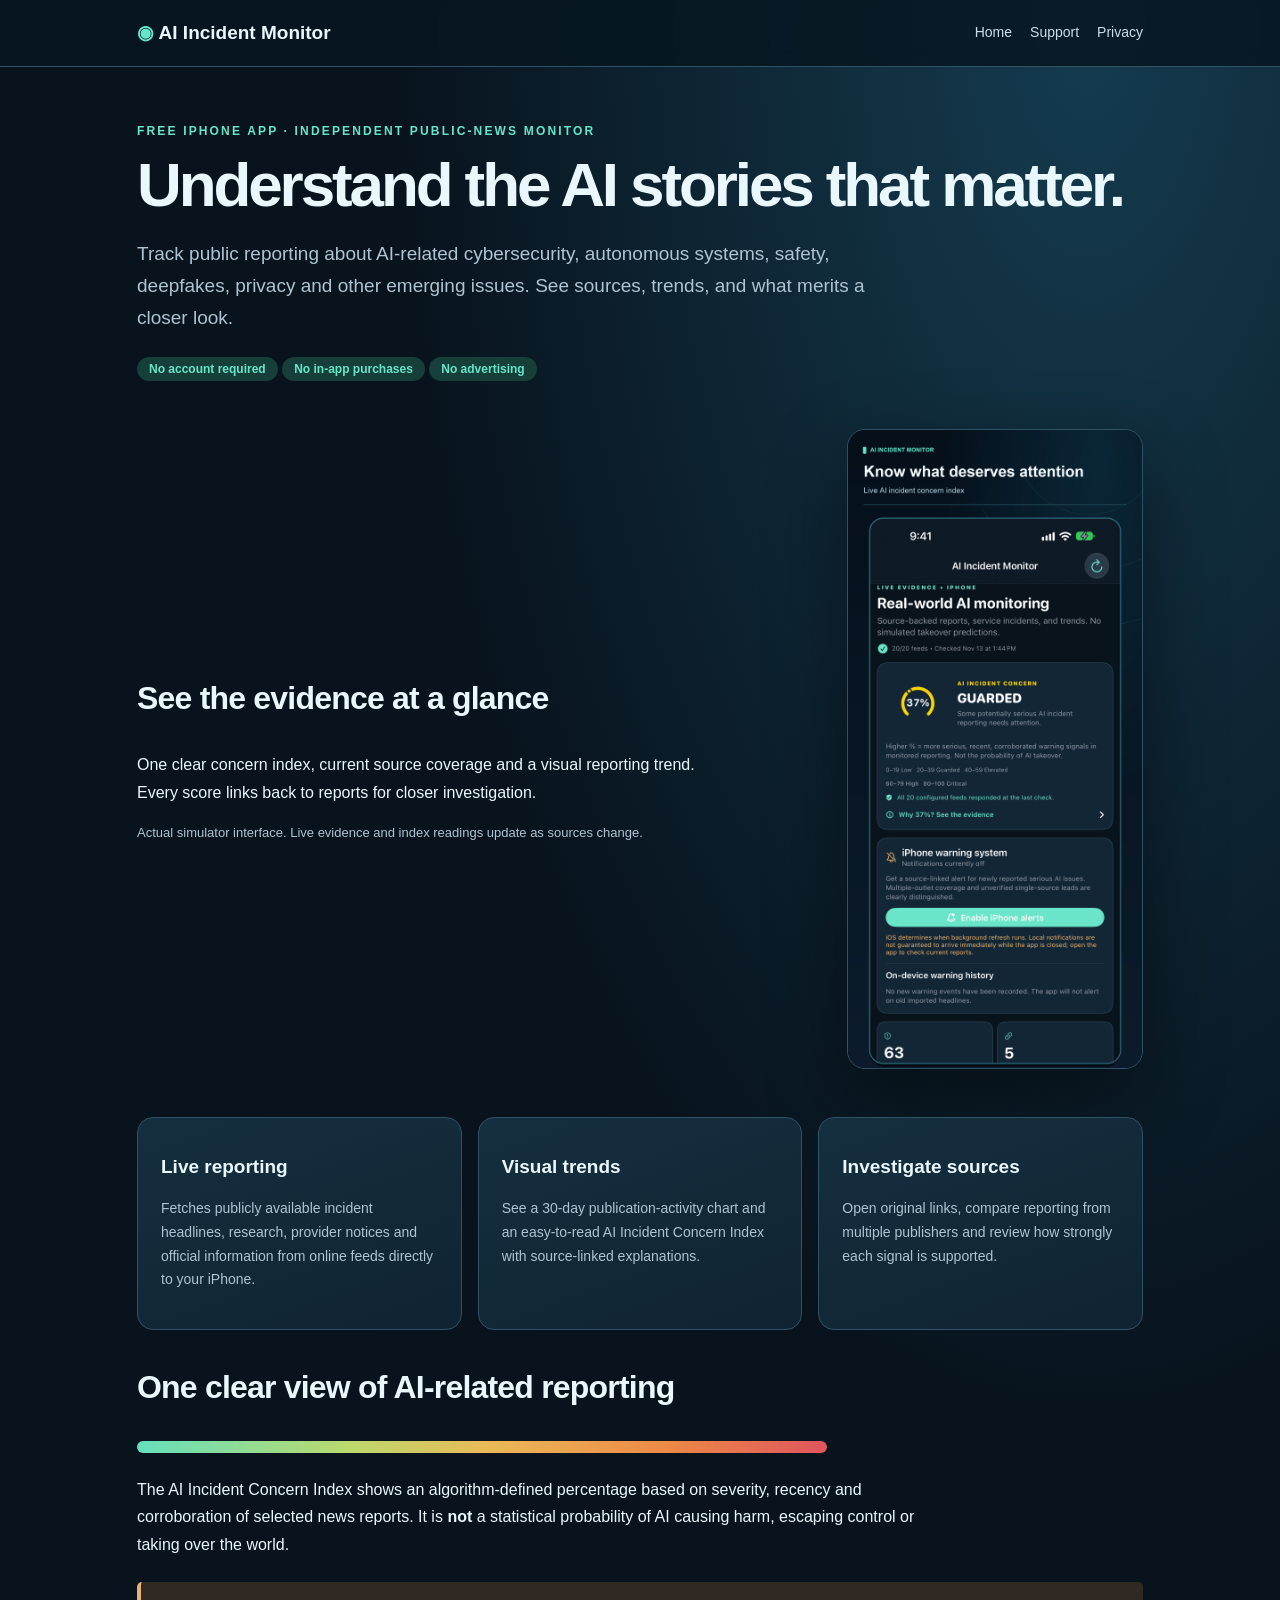
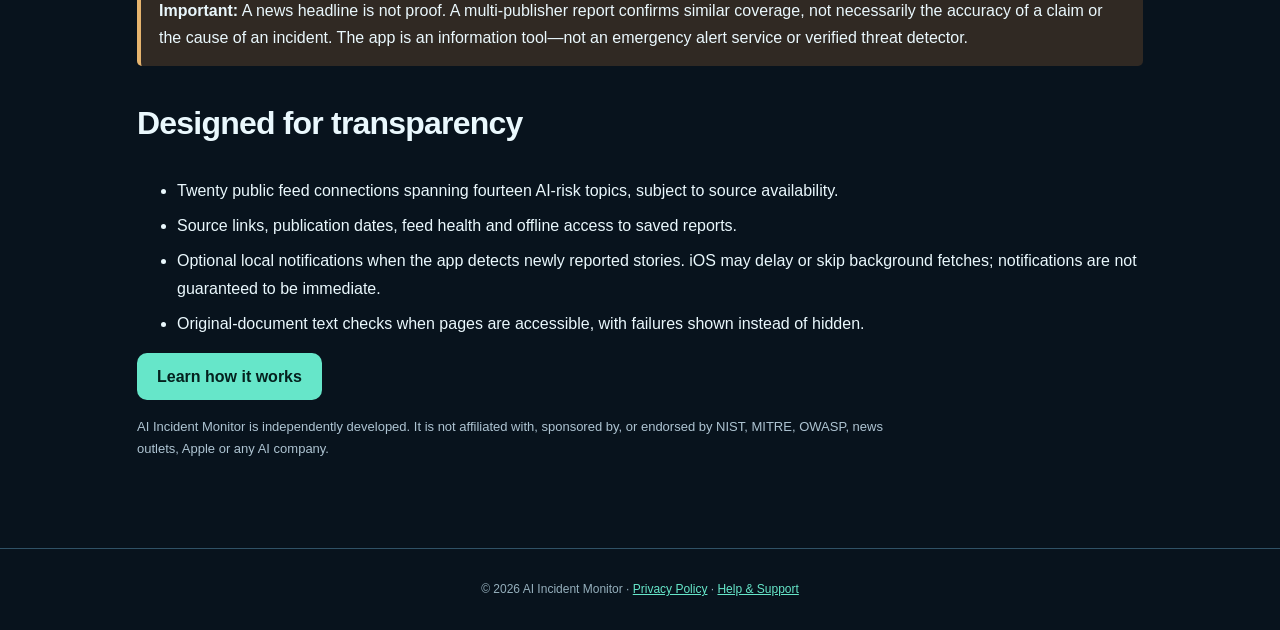
<file: index.html>
<!doctype html><html lang="en"><head><meta charset="utf-8"><meta name="viewport" content="width=device-width,initial-scale=1"><title>AI Incident Monitor — Independent AI Safety News & Incident Tracking</title><meta name="description" content="Free iPhone app that gathers AI incident reporting, visualizes recent news activity, checks public documents, and helps you investigate source-backed concerns."><link rel="stylesheet" href="styles.css"></head><body><header><nav><a class="logo" href="./"><span>◉</span> AI Incident Monitor</a><div class="links"><a href="./">Home</a><a href="support.html">Support</a><a href="privacy.html">Privacy</a></div></nav></header><main><section><div class="eyebrow">FREE iPHONE APP · INDEPENDENT PUBLIC-NEWS MONITOR</div><h1>Understand the AI stories that matter.</h1><p class="lead">Track public reporting about AI-related cybersecurity, autonomous systems, safety, deepfakes, privacy and other emerging issues. See sources, trends, and what merits a closer look.</p><span class="tag">No account required</span> <span class="tag">No in-app purchases</span> <span class="tag">No advertising</span></section><section class="spotlight"><div><h2>See the evidence at a glance</h2><p>One clear concern index, current source coverage and a visual reporting trend. Every score links back to reports for closer investigation.</p><p class="fine">Actual simulator interface. Live evidence and index readings update as sources change.</p></div><img alt="AI Incident Monitor iPhone screenshot with a percentage concern index, source status and warning controls" src="app-preview.png" width="310" height="674" loading="lazy"></section><section class="grid"><div class="card"><h3>Live reporting</h3><p>Fetches publicly available incident headlines, research, provider notices and official information from online feeds directly to your iPhone.</p></div><div class="card"><h3>Visual trends</h3><p>See a 30-day publication-activity chart and an easy-to-read AI Incident Concern Index with source-linked explanations.</p></div><div class="card"><h3>Investigate sources</h3><p>Open original links, compare reporting from multiple publishers and review how strongly each signal is supported.</p></div></section><h2>One clear view of AI-related reporting</h2><div class="meter"></div><p>The AI Incident Concern Index shows an algorithm-defined percentage based on severity, recency and corroboration of selected news reports. It is <strong>not</strong> a statistical probability of AI causing harm, escaping control or taking over the world.</p><div class="note"><strong>Important:</strong> A news headline is not proof. A multi-publisher report confirms similar coverage, not necessarily the accuracy of a claim or the cause of an incident. The app is an information tool—not an emergency alert service or verified threat detector.</div><h2>Designed for transparency</h2><ul><li>Twenty public feed connections spanning fourteen AI-risk topics, subject to source availability.</li><li>Source links, publication dates, feed health and offline access to saved reports.</li><li>Optional local notifications when the app detects newly reported stories. iOS may delay or skip background fetches; notifications are not guaranteed to be immediate.</li><li>Original-document text checks when pages are accessible, with failures shown instead of hidden.</li></ul><p><a class="cta" href="support.html">Learn how it works</a></p><p class="fine">AI Incident Monitor is independently developed. It is not affiliated with, sponsored by, or endorsed by NIST, MITRE, OWASP, news outlets, Apple or any AI company.</p></main><footer>© 2026 AI Incident Monitor · <a href="privacy.html">Privacy Policy</a> · <a href="support.html">Help & Support</a></footer></body></html>
</file>
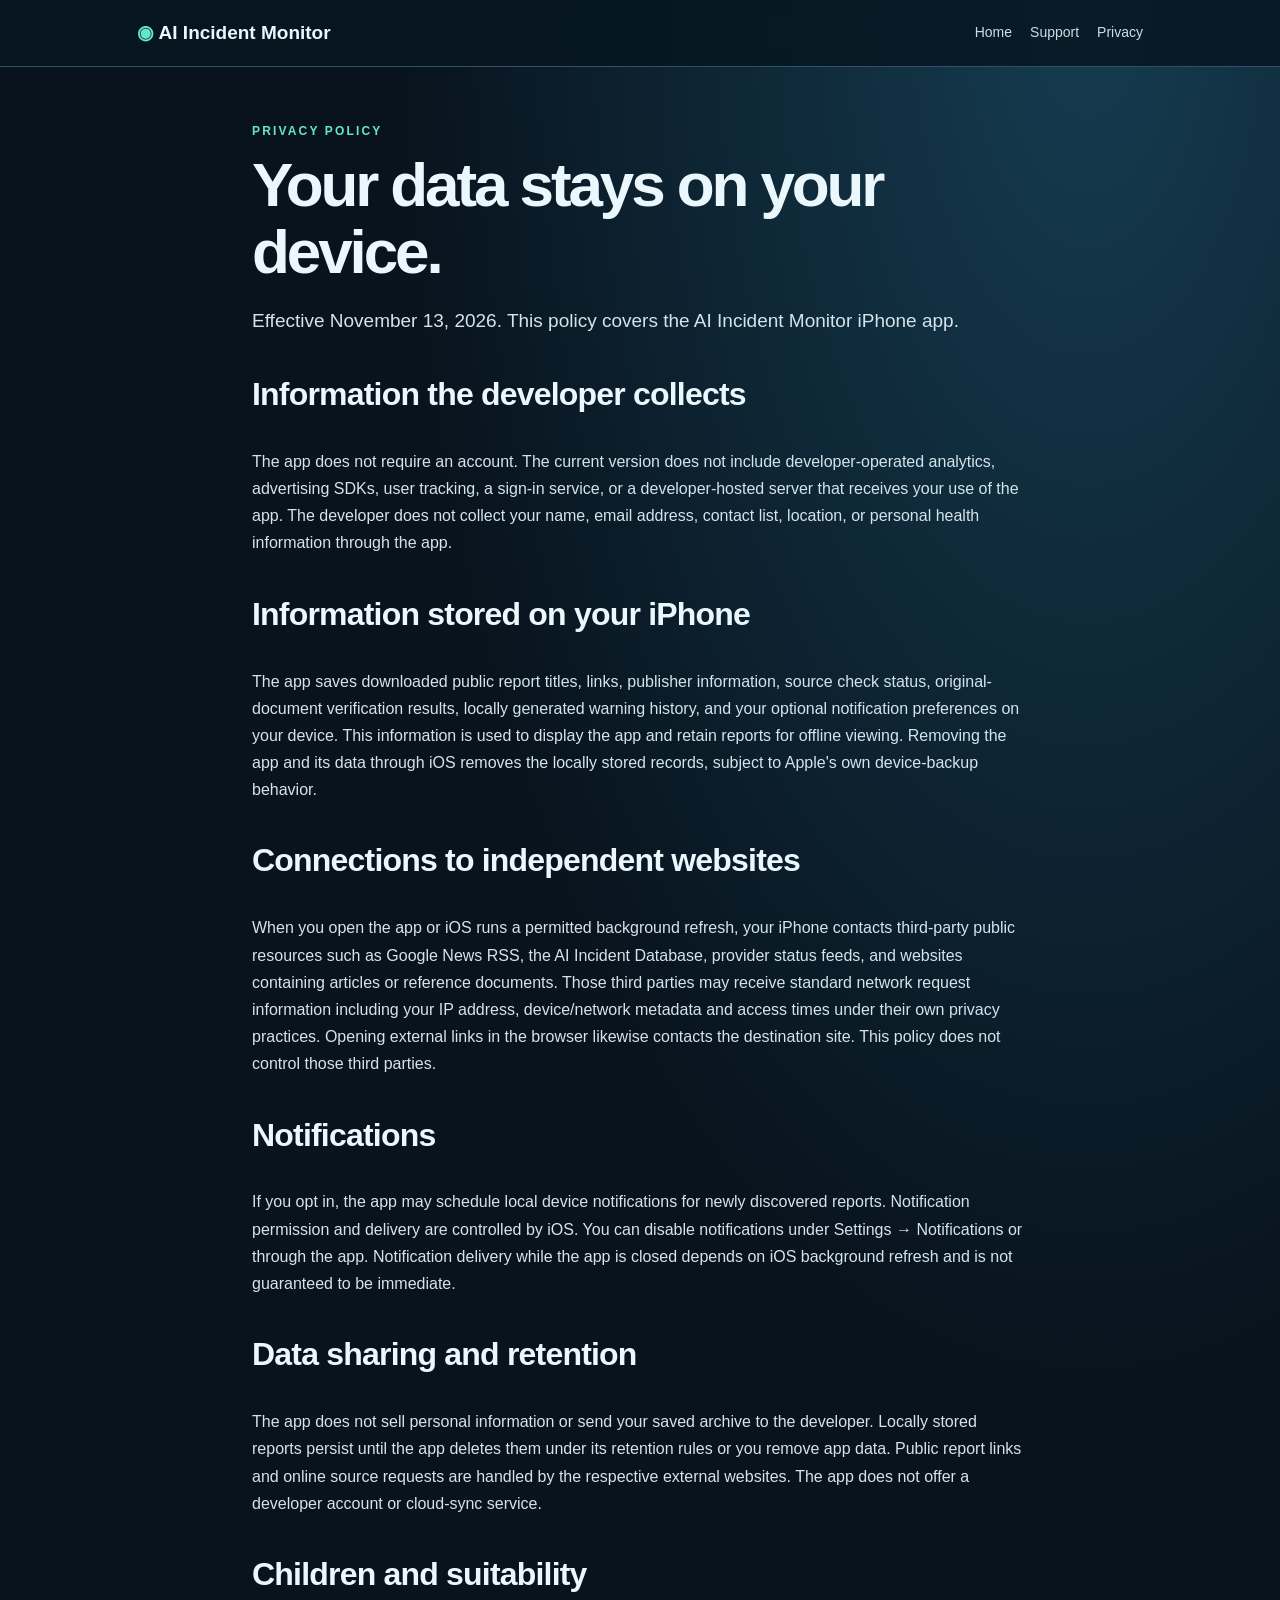
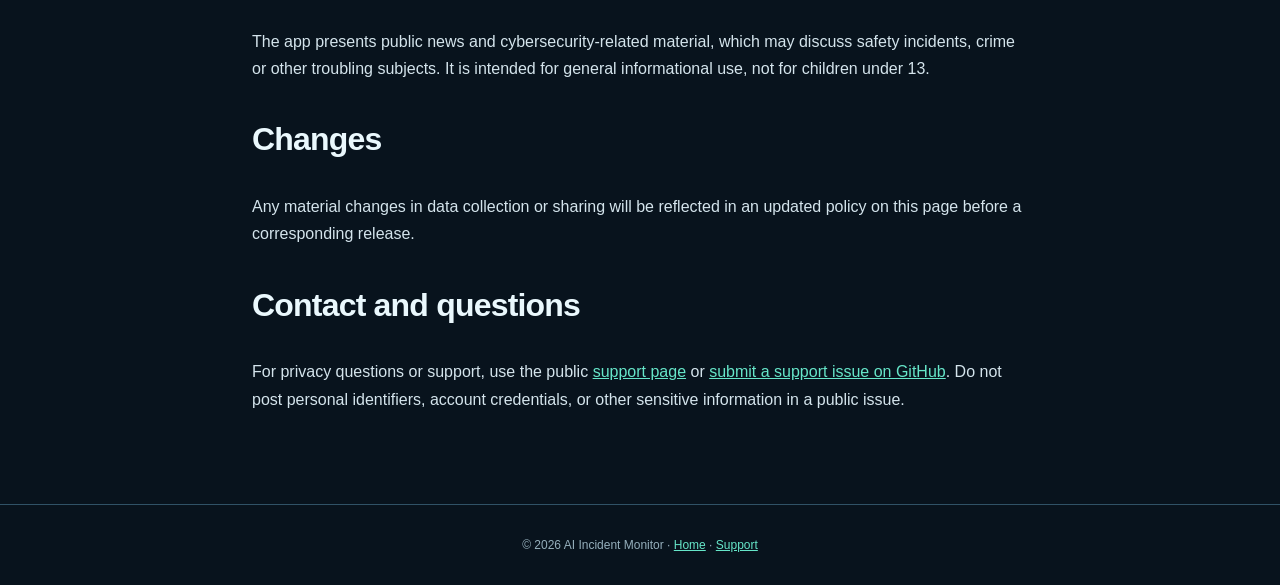
<file: privacy.html>
<!doctype html><html lang="en"><head><meta charset="utf-8"><meta name="viewport" content="width=device-width,initial-scale=1"><title>Privacy Policy — AI Incident Monitor</title><link rel="stylesheet" href="styles.css"></head><body><header><nav><a class="logo" href="./"><span>◉</span> AI Incident Monitor</a><div class="links"><a href="./">Home</a><a href="support.html">Support</a><a href="privacy.html">Privacy</a></div></nav></header><main class="legal"><div class="eyebrow">PRIVACY POLICY</div><h1>Your data stays on your device.</h1><p class="lead">Effective November 13, 2026. This policy covers the AI Incident Monitor iPhone app.</p><h2>Information the developer collects</h2><p>The app does not require an account. The current version does not include developer-operated analytics, advertising SDKs, user tracking, a sign-in service, or a developer-hosted server that receives your use of the app. The developer does not collect your name, email address, contact list, location, or personal health information through the app.</p><h2>Information stored on your iPhone</h2><p>The app saves downloaded public report titles, links, publisher information, source check status, original-document verification results, locally generated warning history, and your optional notification preferences on your device. This information is used to display the app and retain reports for offline viewing. Removing the app and its data through iOS removes the locally stored records, subject to Apple's own device-backup behavior.</p><h2>Connections to independent websites</h2><p>When you open the app or iOS runs a permitted background refresh, your iPhone contacts third-party public resources such as Google News RSS, the AI Incident Database, provider status feeds, and websites containing articles or reference documents. Those third parties may receive standard network request information including your IP address, device/network metadata and access times under their own privacy practices. Opening external links in the browser likewise contacts the destination site. This policy does not control those third parties.</p><h2>Notifications</h2><p>If you opt in, the app may schedule local device notifications for newly discovered reports. Notification permission and delivery are controlled by iOS. You can disable notifications under Settings → Notifications or through the app. Notification delivery while the app is closed depends on iOS background refresh and is not guaranteed to be immediate.</p><h2>Data sharing and retention</h2><p>The app does not sell personal information or send your saved archive to the developer. Locally stored reports persist until the app deletes them under its retention rules or you remove app data. Public report links and online source requests are handled by the respective external websites. The app does not offer a developer account or cloud-sync service.</p><h2>Children and suitability</h2><p>The app presents public news and cybersecurity-related material, which may discuss safety incidents, crime or other troubling subjects. It is intended for general informational use, not for children under 13.</p><h2>Changes</h2><p>Any material changes in data collection or sharing will be reflected in an updated policy on this page before a corresponding release.</p><h2>Contact and questions</h2><p>For privacy questions or support, use the public <a href="support.html">support page</a> or <a href="https://github.com/Georgelopoyda1/ai-incident-monitor-support/issues/new/choose">submit a support issue on GitHub</a>. Do not post personal identifiers, account credentials, or other sensitive information in a public issue.</p></main><footer>© 2026 AI Incident Monitor · <a href="./">Home</a> · <a href="support.html">Support</a></footer></body></html>
</file>
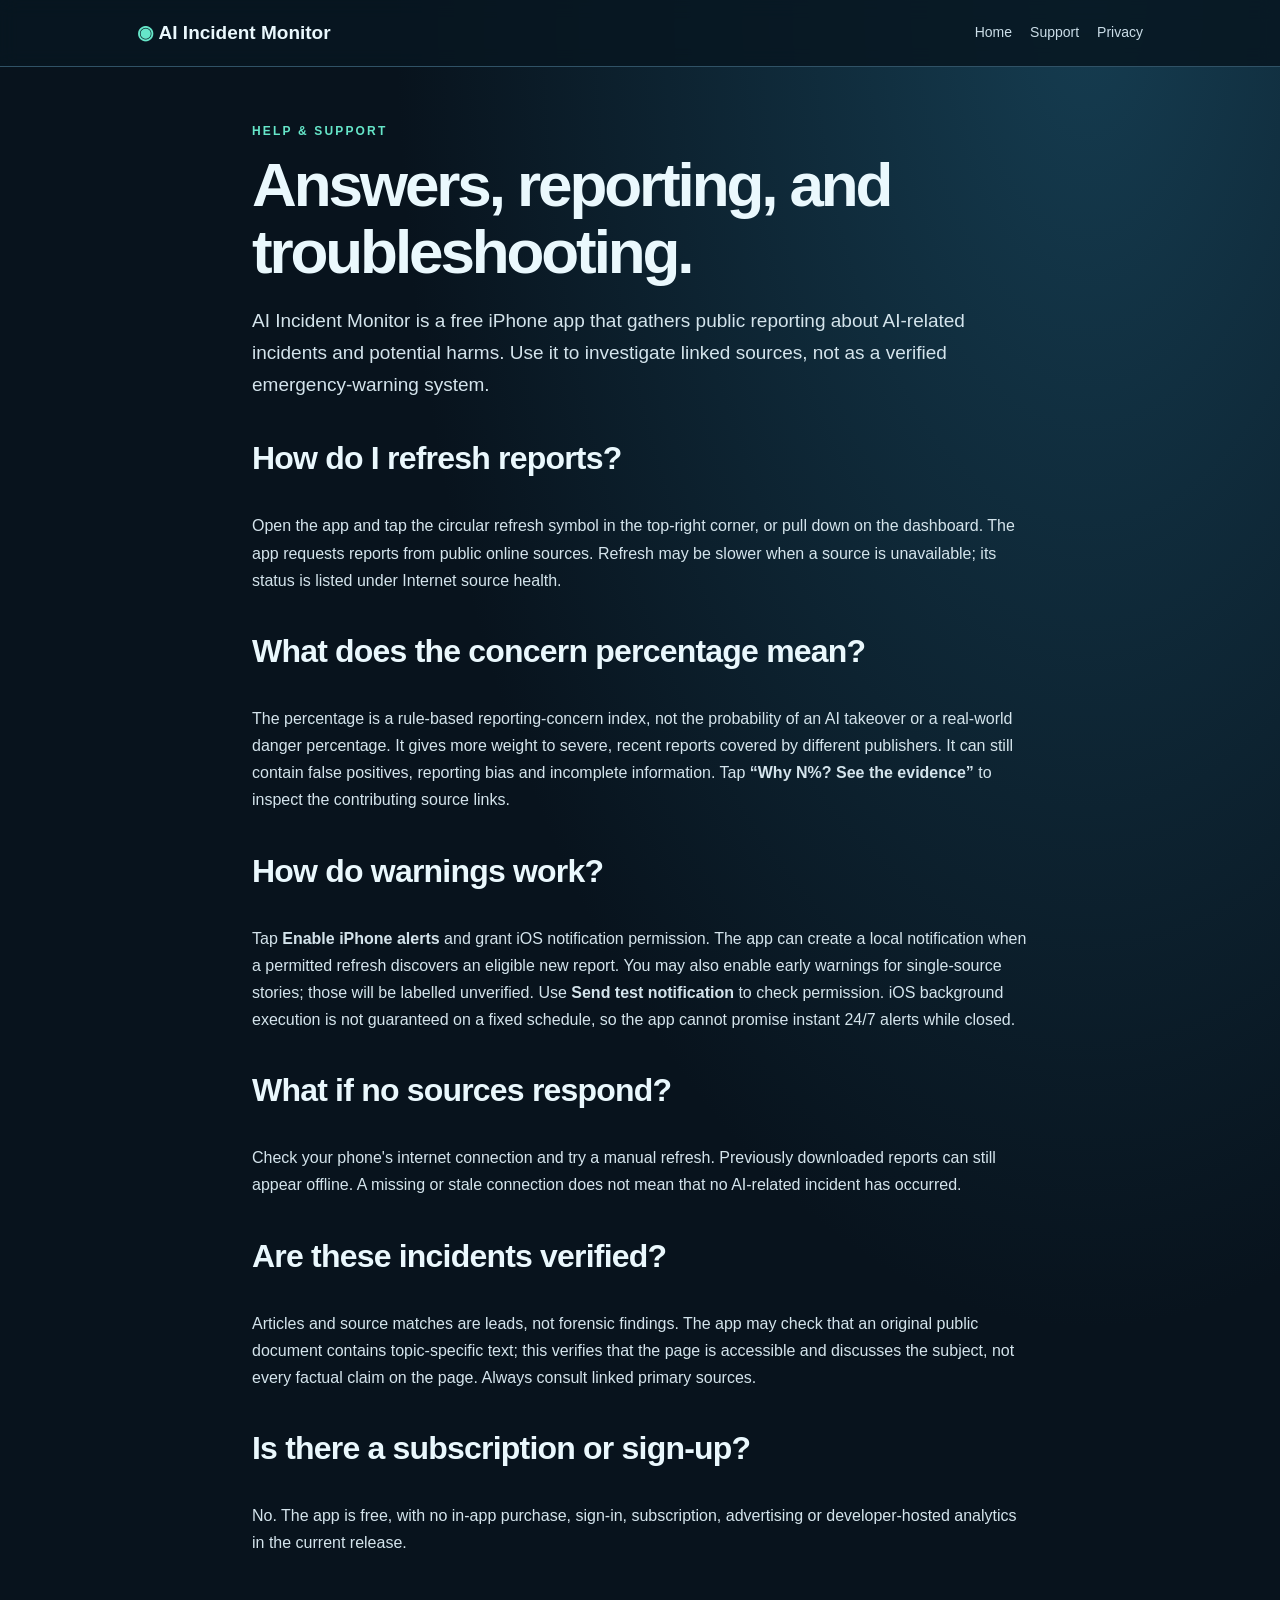
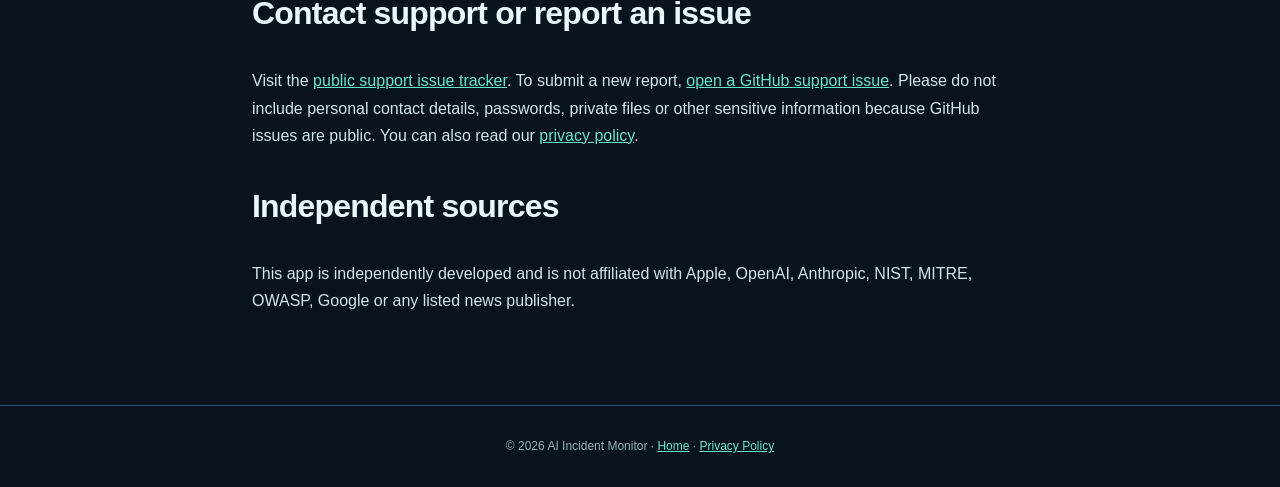
<file: support.html>
<!doctype html><html lang="en"><head><meta charset="utf-8"><meta name="viewport" content="width=device-width,initial-scale=1"><title>Help & Support — AI Incident Monitor</title><link rel="stylesheet" href="styles.css"></head><body><header><nav><a class="logo" href="./"><span>◉</span> AI Incident Monitor</a><div class="links"><a href="./">Home</a><a href="support.html">Support</a><a href="privacy.html">Privacy</a></div></nav></header><main class="legal"><div class="eyebrow">HELP & SUPPORT</div><h1>Answers, reporting, and troubleshooting.</h1><p class="lead">AI Incident Monitor is a free iPhone app that gathers public reporting about AI-related incidents and potential harms. Use it to investigate linked sources, not as a verified emergency-warning system.</p><h2>How do I refresh reports?</h2><p>Open the app and tap the circular refresh symbol in the top-right corner, or pull down on the dashboard. The app requests reports from public online sources. Refresh may be slower when a source is unavailable; its status is listed under Internet source health.</p><h2>What does the concern percentage mean?</h2><p>The percentage is a rule-based reporting-concern index, not the probability of an AI takeover or a real-world danger percentage. It gives more weight to severe, recent reports covered by different publishers. It can still contain false positives, reporting bias and incomplete information. Tap <strong>“Why N%? See the evidence”</strong> to inspect the contributing source links.</p><h2>How do warnings work?</h2><p>Tap <strong>Enable iPhone alerts</strong> and grant iOS notification permission. The app can create a local notification when a permitted refresh discovers an eligible new report. You may also enable early warnings for single-source stories; those will be labelled unverified. Use <strong>Send test notification</strong> to check permission. iOS background execution is not guaranteed on a fixed schedule, so the app cannot promise instant 24/7 alerts while closed.</p><h2>What if no sources respond?</h2><p>Check your phone's internet connection and try a manual refresh. Previously downloaded reports can still appear offline. A missing or stale connection does not mean that no AI-related incident has occurred.</p><h2>Are these incidents verified?</h2><p>Articles and source matches are leads, not forensic findings. The app may check that an original public document contains topic-specific text; this verifies that the page is accessible and discusses the subject, not every factual claim on the page. Always consult linked primary sources.</p><h2>Is there a subscription or sign-up?</h2><p>No. The app is free, with no in-app purchase, sign-in, subscription, advertising or developer-hosted analytics in the current release.</p><h2>Contact support or report an issue</h2><p>Visit the <a href="https://github.com/Georgelopoyda1/ai-incident-monitor-support/issues">public support issue tracker</a>. To submit a new report, <a href="https://github.com/Georgelopoyda1/ai-incident-monitor-support/issues/new/choose">open a GitHub support issue</a>. Please do not include personal contact details, passwords, private files or other sensitive information because GitHub issues are public. You can also read our <a href="privacy.html">privacy policy</a>.</p><h2>Independent sources</h2><p>This app is independently developed and is not affiliated with Apple, OpenAI, Anthropic, NIST, MITRE, OWASP, Google or any listed news publisher.</p></main><footer>© 2026 AI Incident Monitor · <a href="./">Home</a> · <a href="privacy.html">Privacy Policy</a></footer></body></html>
</file>
<file: styles.css>
:root{color-scheme:dark;--bg:#08131d;--fg:#eaf8fd;--card:#132b3c;--line:#305266;--mint:#66e6c9;--muted:#aec4d2}*{box-sizing:border-box}body{margin:0;background:radial-gradient(ellipse at 85% 0,#153c50 0,transparent 45%),var(--bg);color:var(--fg);font:16px/1.7 -apple-system,BlinkMacSystemFont,Segoe UI,Arial,sans-serif}a{color:var(--mint)}a:focus-visible{outline:2px solid #ffcb84;outline-offset:3px}header{border-bottom:1px solid var(--line);background:#071721dc;position:sticky;top:0;backdrop-filter:blur(9px)}nav{max-width:1050px;margin:auto;padding:17px 22px;display:flex;align-items:center;justify-content:space-between;gap:18px;flex-wrap:wrap}.logo{font-size:19px;font-weight:800;color:var(--fg);text-decoration:none}.logo span{color:var(--mint)}.links{display:flex;gap:18px;flex-wrap:wrap}.links a{color:#cbdee8;text-decoration:none;font-size:14px}main{max-width:1050px;padding:54px 22px 75px;margin:auto}.eyebrow{font-size:12px;letter-spacing:.18em;color:var(--mint);font-weight:800;text-transform:uppercase}h1{font-size:clamp(34px,5.6vw,62px);letter-spacing:-.05em;line-height:1.08;margin:10px 0 19px}h2{font-size:clamp(24px,3vw,32px);margin-top:30px;letter-spacing:-.025em}h3{margin:10px 0;font-size:19px}.lead{font-size:19px;max-width:750px;color:var(--muted)}p{max-width:780px}.grid{display:grid;grid-template-columns:repeat(3,minmax(0,1fr));gap:16px;margin:30px 0}.card{background:linear-gradient(160deg,#152f3f,#102332);border:1px solid var(--line);border-radius:16px;padding:23px}.card p{font-size:14px;color:var(--muted)}.tag{color:var(--mint);background:#153f38;border-radius:30px;padding:5px 12px;font-size:12px;font-weight:750}.meter{height:12px;max-width:690px;background:linear-gradient(90deg,#65dfbd 0%,#bdd96c 31%,#eab957 51%,#ed8946 77%,#df555d 100%);border-radius:20px;margin:23px 0}.note{background:#302923;border-left:4px solid #e6b46e;padding:15px 18px;border-radius:5px;margin:24px 0}.fine{color:var(--muted);font-size:13px}.cta{display:inline-block;color:#04211e;background:var(--mint);font-weight:800;padding:10px 20px;border-radius:10px;text-decoration:none}.legal{max-width:820px}.legal p,.legal li{color:#d4e4ec}li{margin:8px 0}footer{border-top:1px solid var(--line);padding:30px;text-align:center;color:#95afbc;font-size:12px}@media(max-width:700px){.grid{grid-template-columns:1fr}nav{align-items:flex-start}main{padding-top:30px}}.spotlight{display:flex;align-items:center;justify-content:space-between;gap:30px;margin:48px 0}.spotlight>div{max-width:570px}.spotlight img{max-height:640px;width:auto;max-width:40%;border-radius:18px;border:1px solid var(--line);box-shadow:0 30px 80px #0007}.spotlight h2{font-size:32px}@media(max-width:700px){.spotlight{flex-direction:column;align-items:flex-start}.spotlight img{max-width:85%;width:290px;height:auto}}
</file>
